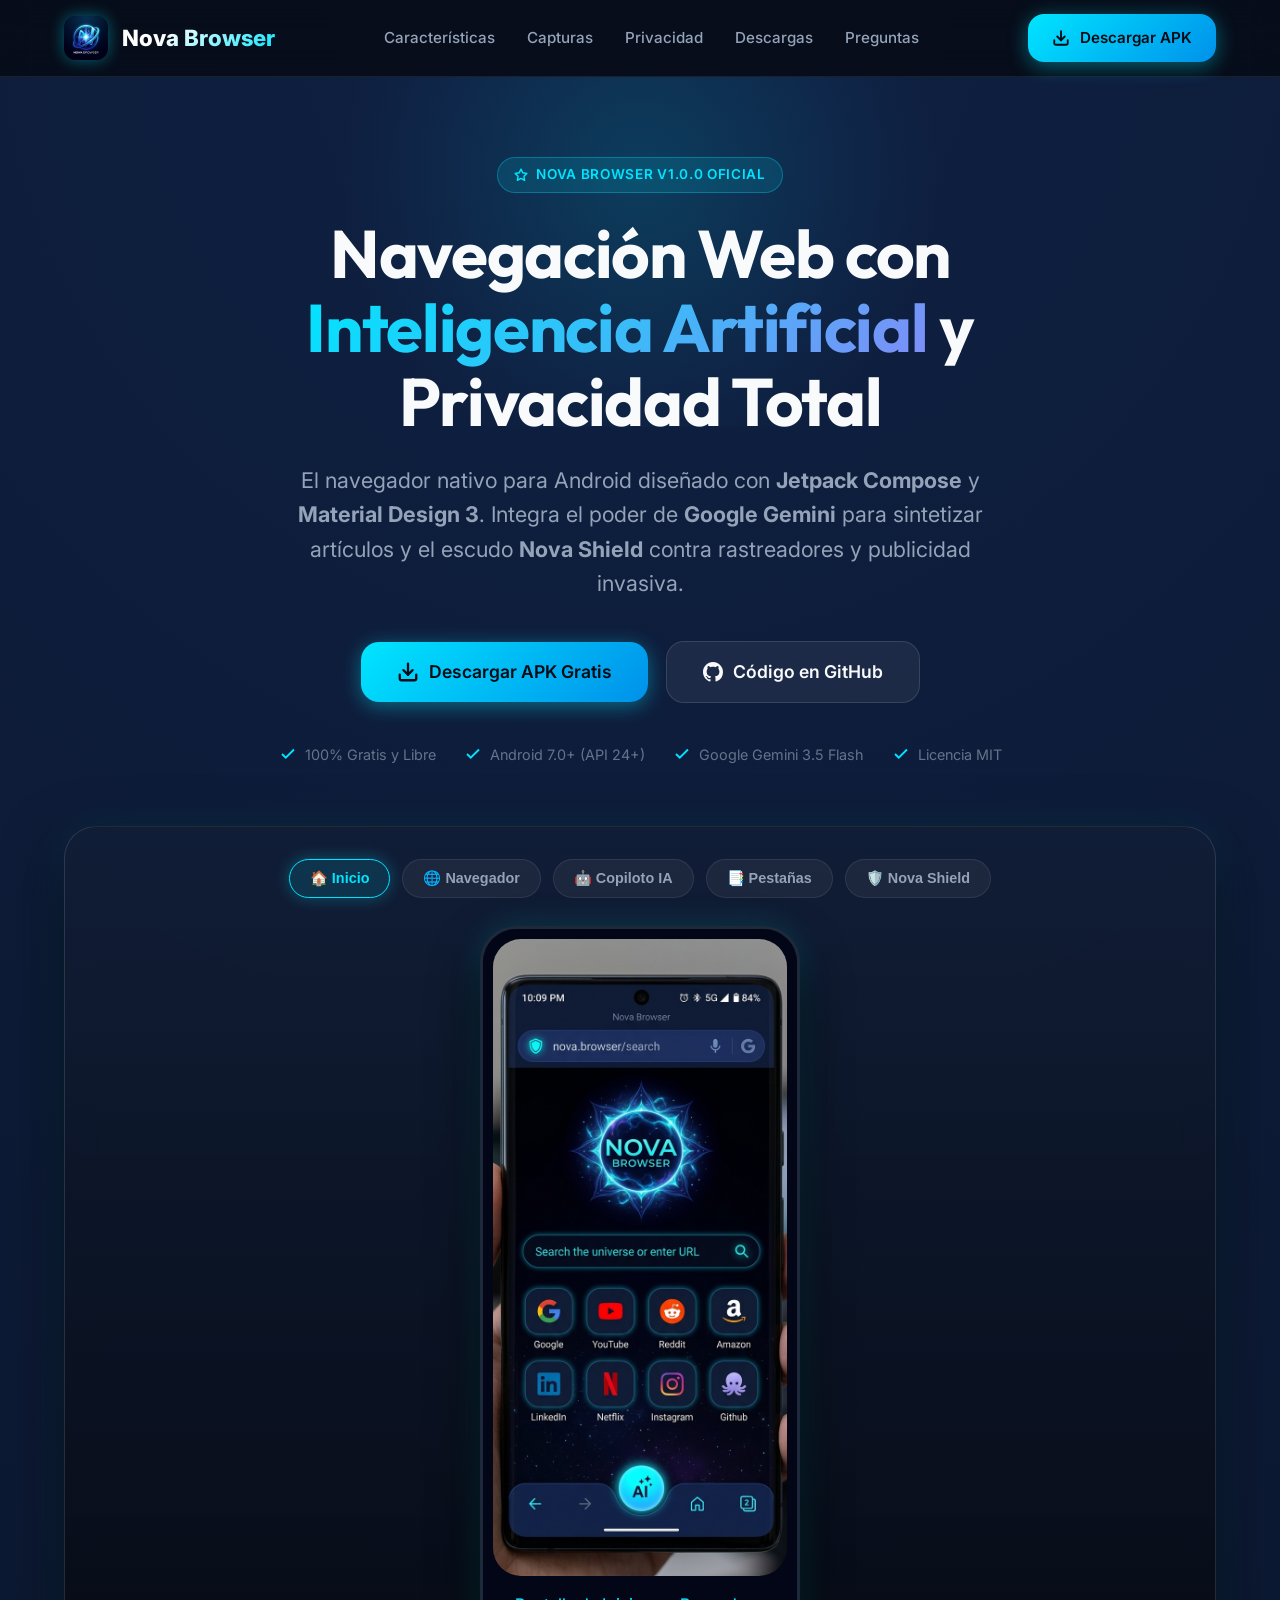
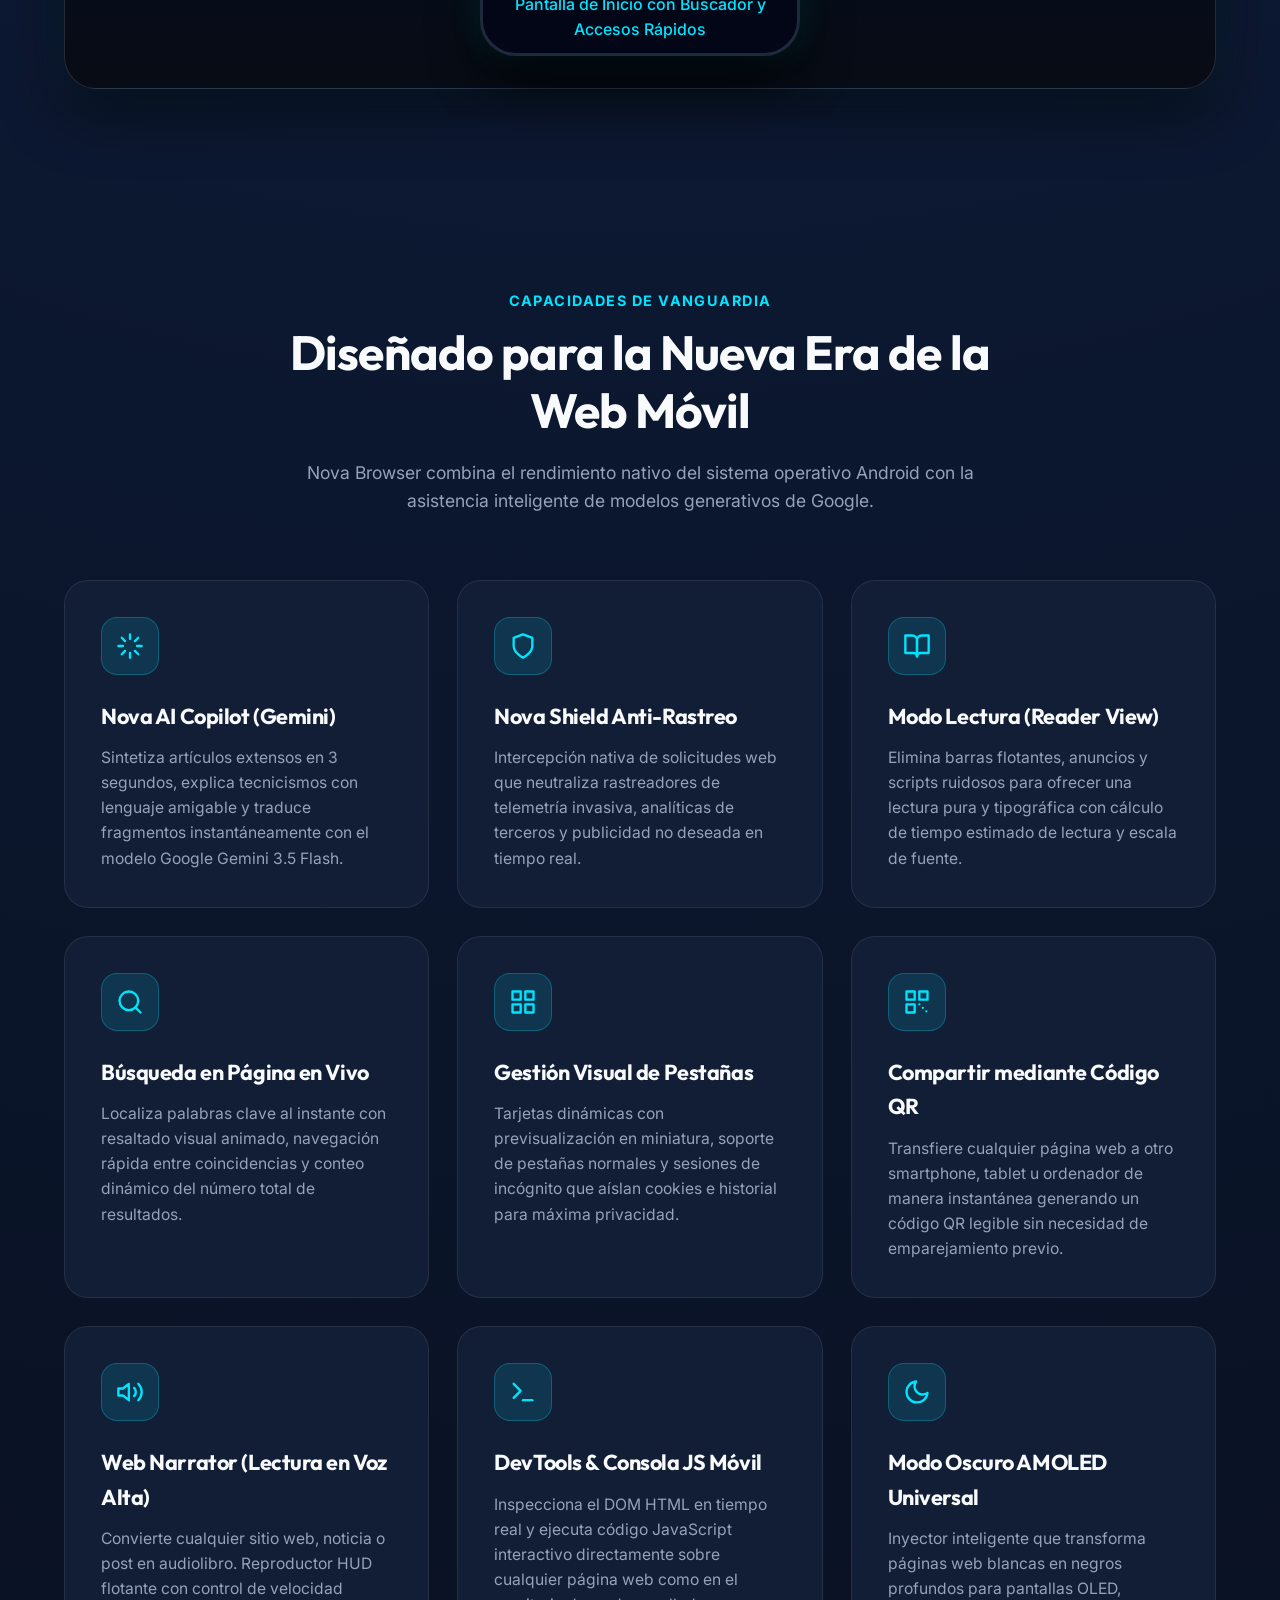
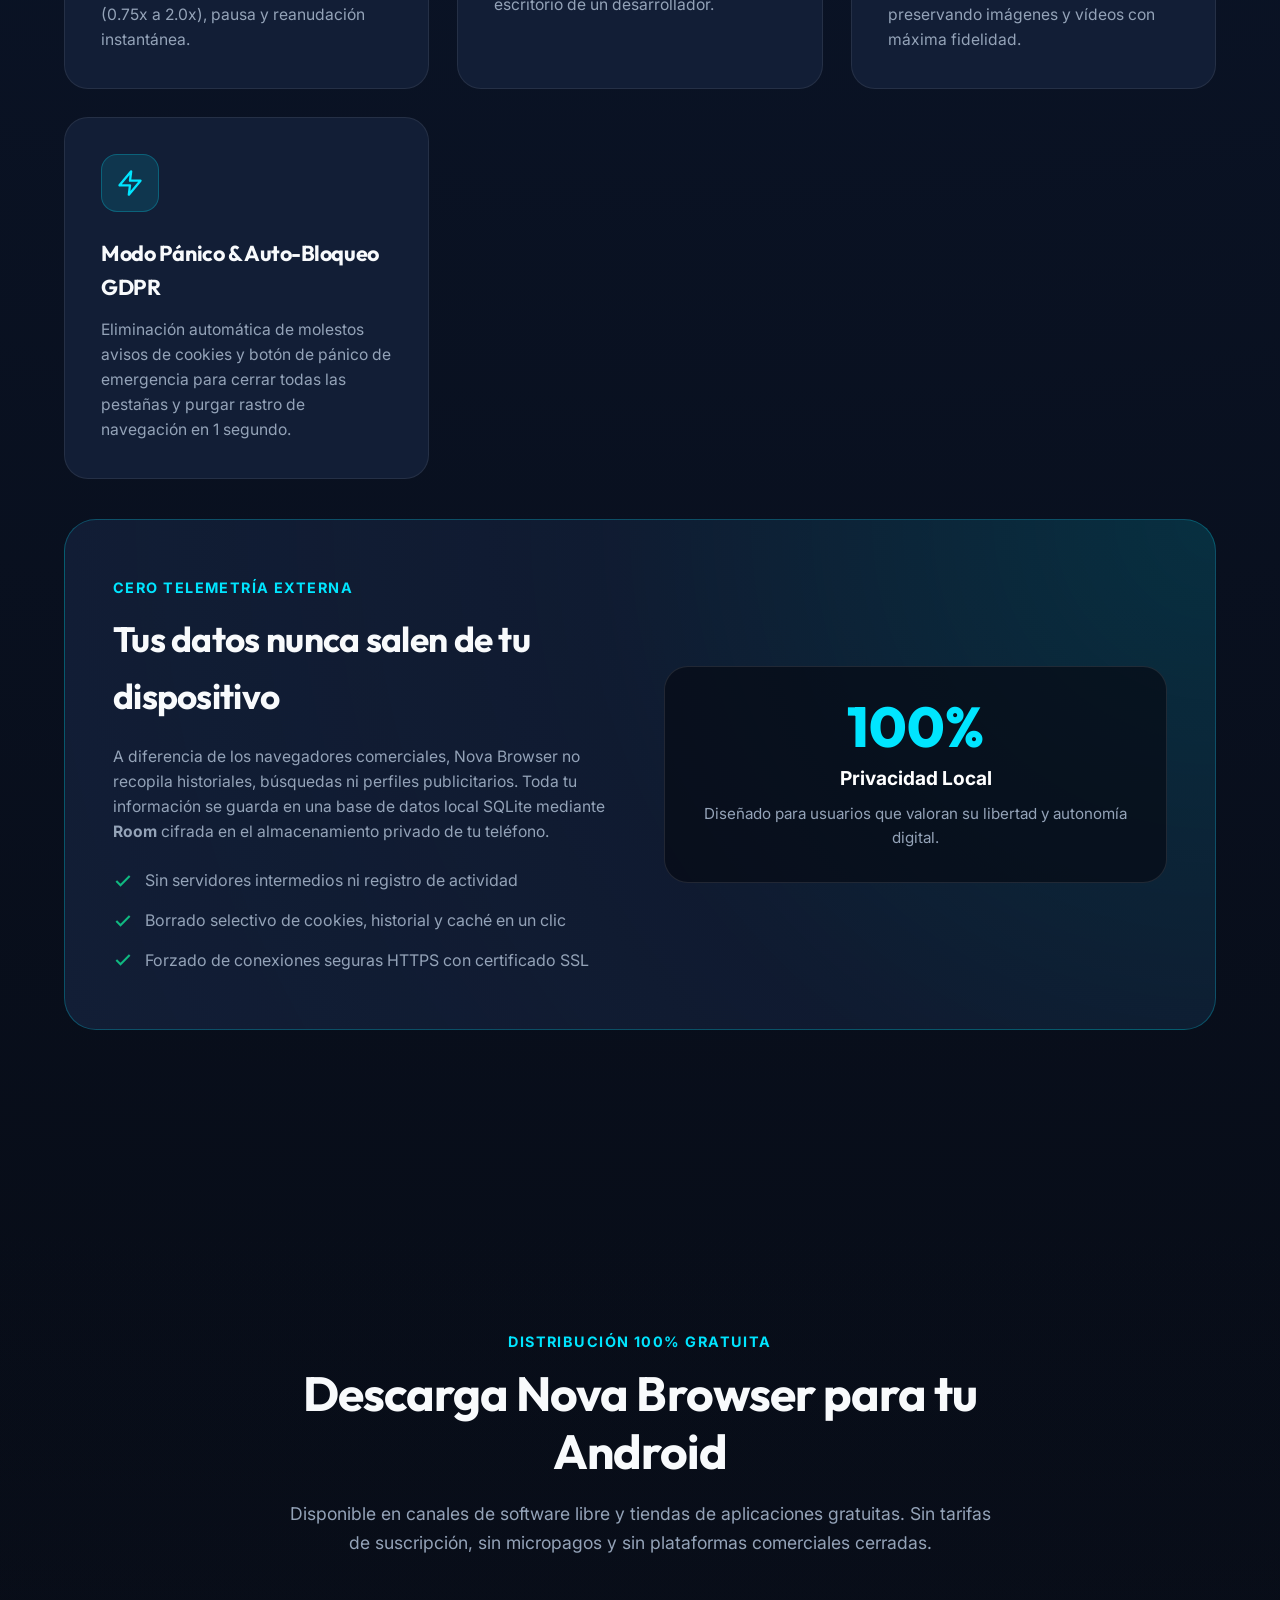
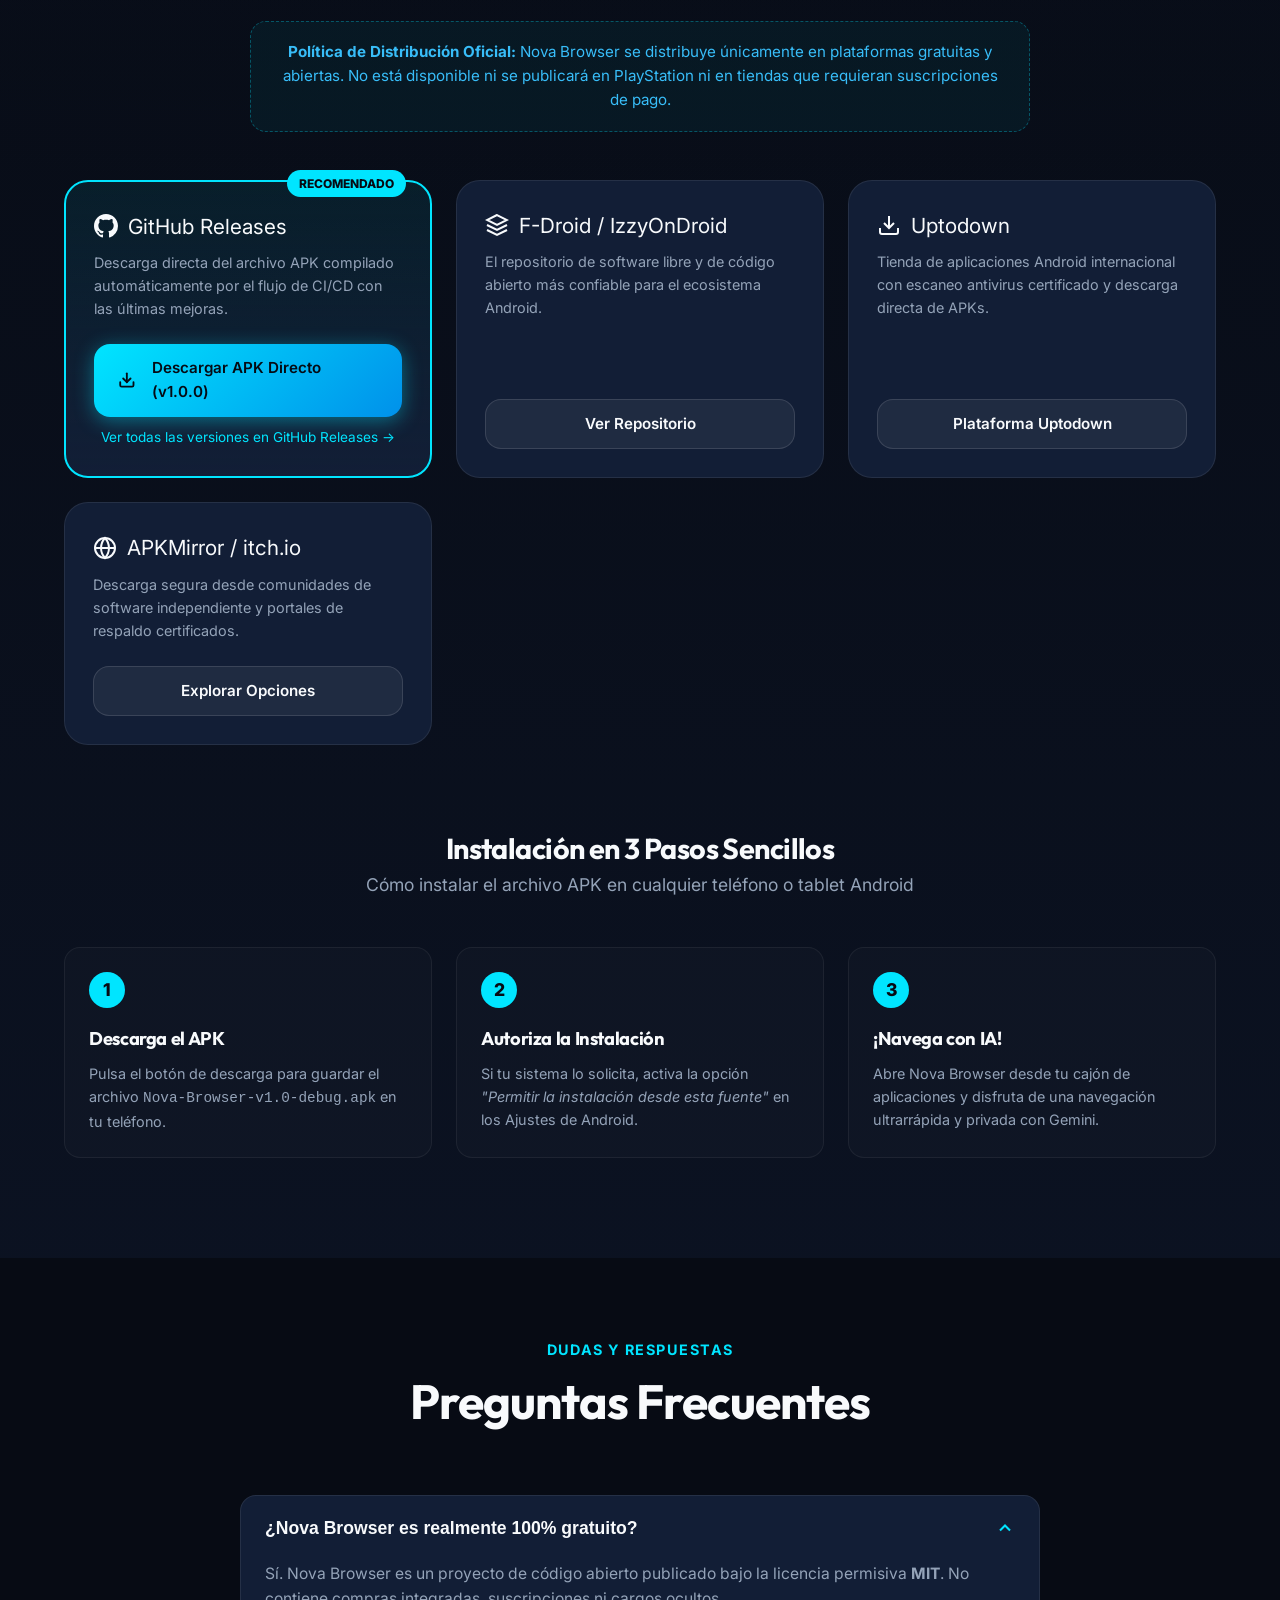
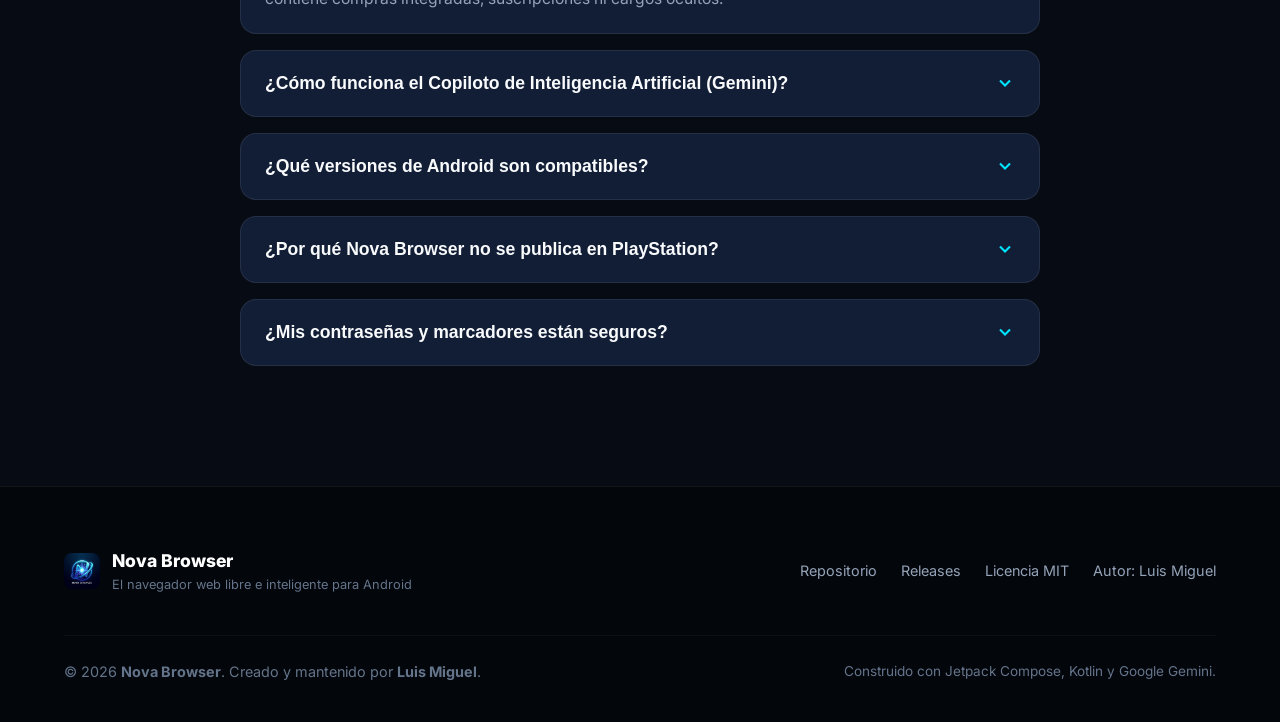
<file: app/src/main/assets/welcome.html>
<!DOCTYPE html>
<html lang="es">
<head>
  <meta charset="UTF-8">
  <meta name="viewport" content="width=device-width, initial-scale=1.0">
  <title>Nova Browser - Navegador Web con IA y Privacidad para Android</title>
  
  <!-- Metadatos SEO y Redes Sociales -->
  <meta name="description" content="Nova Browser es un navegador web moderno, ultrarrápido y seguro para Android, diseñado con Jetpack Compose, Material Design 3 y copiloto de Inteligencia Artificial con Google Gemini.">
  <meta name="keywords" content="Nova Browser, navegador Android, Gemini AI, Jetpack Compose, navegador privado, APK gratis, navegador seguro, open source">
  <meta name="author" content="Luis Miguel">
  <meta name="theme-color" content="#070B14">
  <link rel="canonical" href="https://luismiguel38338-cmd.github.io/XboxLR-Browser/">

  <!-- Open Graph / Facebook -->
  <meta property="og:type" content="website">
  <meta property="og:url" content="https://luismiguel38338-cmd.github.io/XboxLR-Browser/">
  <meta property="og:title" content="Nova Browser - Navegación Web con IA y Privacidad para Android">
  <meta property="og:description" content="Navegador ultrarrápido con Material Design 3, bloqueo anti-rastreo Nova Shield y copiloto Google Gemini. 100% Gratis.">
  <meta property="og:image" content="https://luismiguel38338-cmd.github.io/XboxLR-Browser/assets/nova-browser-logo.png">

  <!-- Twitter -->
  <meta property="twitter:card" content="summary_large_image">
  <meta property="twitter:url" content="https://luismiguel38338-cmd.github.io/XboxLR-Browser/">
  <meta property="twitter:title" content="Nova Browser para Android">
  <meta property="twitter:description" content="Navegador nativo para Android con IA Gemini integrada y escudo de privacidad. Descarga el APK gratis.">
  <meta property="twitter:image" content="https://luismiguel38338-cmd.github.io/XboxLR-Browser/assets/nova-browser-logo.png">

  <link rel="icon" type="image/png" href="assets/nova-browser-logo.png">
  <link rel="apple-touch-icon" href="assets/nova-browser-logo.png">
  <link rel="manifest" href="site.webmanifest">
  
  <!-- Schema.org Datos Estructurados JSON-LD -->
  <script type="application/ld+json">
  {
    "@context": "https://schema.org",
    "@type": "SoftwareApplication",
    "name": "Nova Browser",
    "operatingSystem": "Android 7.0+",
    "applicationCategory": "BrowserApplication",
    "offers": {
      "@type": "Offer",
      "price": "0",
      "priceCurrency": "USD"
    },
    "description": "Navegador web moderno, ultrarrápido y seguro para Android potenciado con Google Gemini AI y escudo Nova Shield.",
    "author": {
      "@type": "Person",
      "name": "Luis Miguel"
    },
    "downloadUrl": "https://github.com/luismiguel38338-cmd/XboxLR-Browser/releases/download/v1.0.0/Nova-Browser-v1.0-debug.apk"
  }
  </script>

  <!-- Google Fonts: Inter & Outfit -->
  <link rel="preconnect" href="https://fonts.googleapis.com">
  <link rel="preconnect" href="https://fonts.gstatic.com" crossorigin>
  <link href="https://fonts.googleapis.com/css2?family=Inter:wght@300;400;500;600;700;800&family=Outfit:wght@500;600;700;800;900&display=swap" rel="stylesheet">

  <style>
    :root {
      --bg-primary: #070B14;
      --bg-secondary: #0D1527;
      --bg-card: #121E36;
      --bg-card-hover: #192848;
      --cyan-electric: #00E5FF;
      --cyan-glow: rgba(0, 229, 255, 0.4);
      --cyan-subtle: rgba(0, 229, 255, 0.12);
      --blue-sapphire: #1E3A8A;
      --blue-accent: #3B82F6;
      --text-main: #F8FAFC;
      --text-muted: #94A3B8;
      --text-dim: #64748B;
      --border-color: #1E293B;
      --border-focus: #00E5FF;
      --green-secure: #10B981;
      --radius-sm: 8px;
      --radius-md: 16px;
      --radius-lg: 24px;
      --radius-xl: 32px;
      --max-width: 1200px;
    }

    * {
      box-sizing: border-box;
      margin: 0;
      padding: 0;
    }

    html {
      scroll-behavior: smooth;
      background-color: var(--bg-primary);
      color: var(--text-main);
      font-family: 'Inter', system-ui, -apple-system, BlinkMacSystemFont, sans-serif;
    }

    body {
      overflow-x: hidden;
      line-height: 1.6;
      background: radial-gradient(circle at 50% 0%, #0F2042 0%, #070B14 70%);
      min-height: 100vh;
    }

    /* Tipografía de Títulos */
    h1, h2, h3, h4, .font-heading {
      font-family: 'Outfit', sans-serif;
      font-weight: 700;
      letter-spacing: -0.02em;
    }

    /* Contenedores */
    .container {
      width: 100%;
      max-width: var(--max-width);
      margin: 0 auto;
      padding: 0 24px;
    }

    /* Barra de Navegación */
    .navbar {
      position: sticky;
      top: 0;
      z-index: 100;
      background: rgba(7, 11, 20, 0.85);
      backdrop-filter: blur(16px);
      -webkit-backdrop-filter: blur(16px);
      border-bottom: 1px solid rgba(255, 255, 255, 0.08);
      transition: all 0.3s ease;
    }

    .nav-container {
      display: flex;
      align-items: center;
      justify-content: space-between;
      height: 76px;
    }

    .nav-brand {
      display: flex;
      align-items: center;
      gap: 14px;
      text-decoration: none;
      color: var(--text-main);
    }

    .nav-logo {
      width: 44px;
      height: 44px;
      border-radius: 12px;
      box-shadow: 0 0 15px var(--cyan-glow);
    }

    .nav-title {
      font-size: 1.4rem;
      font-weight: 800;
      background: linear-gradient(135deg, #FFFFFF 30%, var(--cyan-electric) 100%);
      -webkit-background-clip: text;
      -webkit-text-fill-color: transparent;
    }

    .nav-links {
      display: flex;
      align-items: center;
      gap: 32px;
      list-style: none;
    }

    .nav-link {
      color: var(--text-muted);
      text-decoration: none;
      font-size: 0.95rem;
      font-weight: 500;
      transition: color 0.2s ease;
    }

    .nav-link:hover {
      color: var(--cyan-electric);
    }

    .btn {
      display: inline-flex;
      align-items: center;
      justify-content: center;
      gap: 10px;
      padding: 12px 24px;
      border-radius: var(--radius-md);
      font-size: 0.95rem;
      font-weight: 600;
      text-decoration: none;
      transition: all 0.25s ease;
      cursor: pointer;
      border: none;
    }

    .btn-primary {
      background: linear-gradient(135deg, #00E5FF 0%, #0091EA 100%);
      color: #050B14;
      box-shadow: 0 4px 20px rgba(0, 229, 255, 0.4);
    }

    .btn-primary:hover {
      transform: translateY(-2px);
      box-shadow: 0 6px 28px rgba(0, 229, 255, 0.6);
    }

    .btn-secondary {
      background: rgba(255, 255, 255, 0.06);
      color: var(--text-main);
      border: 1px solid rgba(255, 255, 255, 0.12);
    }

    .btn-secondary:hover {
      background: rgba(255, 255, 255, 0.12);
      border-color: var(--cyan-electric);
      color: var(--cyan-electric);
      transform: translateY(-2px);
    }

    .btn-large {
      padding: 16px 36px;
      font-size: 1.1rem;
      border-radius: 18px;
    }

    /* Sección Hero */
    .hero {
      padding: 80px 0 100px;
      position: relative;
      overflow: hidden;
    }

    .hero-glow-bg {
      position: absolute;
      top: -150px;
      left: 50%;
      transform: translateX(-50%);
      width: 700px;
      height: 500px;
      background: radial-gradient(circle, rgba(0, 229, 255, 0.15) 0%, rgba(14, 165, 233, 0.05) 50%, transparent 70%);
      pointer-events: none;
      z-index: 0;
    }

    .hero-content {
      position: relative;
      z-index: 1;
      text-align: center;
      max-width: 860px;
      margin: 0 auto;
    }

    .badge-pill {
      display: inline-flex;
      align-items: center;
      gap: 8px;
      padding: 6px 16px;
      background: var(--cyan-subtle);
      border: 1px solid rgba(0, 229, 255, 0.3);
      border-radius: 999px;
      font-size: 0.85rem;
      font-weight: 600;
      color: var(--cyan-electric);
      margin-bottom: 24px;
      text-transform: uppercase;
      letter-spacing: 0.05em;
    }

    .hero-title {
      font-size: clamp(2.5rem, 6vw, 4.2rem);
      line-height: 1.1;
      margin-bottom: 24px;
    }

    .hero-title span {
      background: linear-gradient(135deg, #00E5FF 0%, #38BDF8 50%, #818CF8 100%);
      -webkit-background-clip: text;
      -webkit-text-fill-color: transparent;
    }

    .hero-subtitle {
      font-size: clamp(1.1rem, 2vw, 1.35rem);
      color: var(--text-muted);
      line-height: 1.6;
      margin-bottom: 40px;
      max-width: 740px;
      margin-left: auto;
      margin-right: auto;
    }

    .hero-actions {
      display: flex;
      align-items: center;
      justify-content: center;
      gap: 18px;
      flex-wrap: wrap;
      margin-bottom: 40px;
    }

    .hero-info-tags {
      display: flex;
      align-items: center;
      justify-content: center;
      gap: 28px;
      color: var(--text-dim);
      font-size: 0.9rem;
      flex-wrap: wrap;
    }

    .info-tag-item {
      display: flex;
      align-items: center;
      gap: 8px;
    }

    .info-tag-item svg {
      color: var(--cyan-electric);
    }

    /* Mockup Interactivo de Teléfono */
    .hero-showcase {
      margin-top: 60px;
      position: relative;
      z-index: 2;
    }

    .showcase-wrapper {
      background: linear-gradient(180deg, rgba(18, 30, 54, 0.8) 0%, rgba(7, 11, 20, 0.95) 100%);
      border: 1px solid rgba(255, 255, 255, 0.12);
      border-radius: var(--radius-xl);
      padding: 32px 24px;
      box-shadow: 0 20px 60px rgba(0, 0, 0, 0.6), 0 0 40px rgba(0, 229, 255, 0.1);
      backdrop-filter: blur(16px);
    }

    .screen-tabs {
      display: flex;
      justify-content: center;
      gap: 12px;
      flex-wrap: wrap;
      margin-bottom: 28px;
    }

    .screen-tab-btn {
      padding: 10px 20px;
      background: rgba(255, 255, 255, 0.05);
      border: 1px solid rgba(255, 255, 255, 0.08);
      border-radius: 999px;
      color: var(--text-muted);
      font-size: 0.9rem;
      font-weight: 600;
      cursor: pointer;
      transition: all 0.2s ease;
      display: flex;
      align-items: center;
      gap: 8px;
    }

    .screen-tab-btn:hover {
      background: rgba(255, 255, 255, 0.1);
      color: var(--text-main);
    }

    .screen-tab-btn.active {
      background: var(--cyan-subtle);
      border-color: var(--cyan-electric);
      color: var(--cyan-electric);
      box-shadow: 0 0 16px rgba(0, 229, 255, 0.3);
    }

    .mockup-display {
      display: flex;
      justify-content: center;
      align-items: center;
      min-height: 480px;
    }

    .phone-container {
      width: 100%;
      max-width: 320px;
      border-radius: 36px;
      padding: 10px;
      background: #020617;
      border: 3px solid #1E293B;
      box-shadow: 0 24px 48px rgba(0, 0, 0, 0.8), 0 0 30px rgba(0, 229, 255, 0.2);
      position: relative;
    }

    .phone-screen {
      width: 100%;
      border-radius: 28px;
      overflow: hidden;
      display: block;
      background: #000;
      aspect-ratio: 9 / 19.5;
      object-fit: cover;
      transition: opacity 0.3s ease;
    }

    .phone-caption {
      text-align: center;
      margin-top: 16px;
      font-size: 1rem;
      color: var(--cyan-electric);
      font-weight: 500;
    }

    /* Sección de Características */
    .features-section {
      padding: 100px 0;
      position: relative;
    }

    .section-header {
      text-align: center;
      max-width: 720px;
      margin: 0 auto 64px;
    }

    .section-tag {
      color: var(--cyan-electric);
      font-size: 0.9rem;
      font-weight: 700;
      text-transform: uppercase;
      letter-spacing: 0.1em;
      margin-bottom: 12px;
      display: block;
    }

    .section-title {
      font-size: clamp(2rem, 4vw, 3rem);
      margin-bottom: 20px;
      line-height: 1.2;
    }

    .section-description {
      font-size: 1.1rem;
      color: var(--text-muted);
    }

    .features-grid {
      display: grid;
      grid-template-columns: repeat(auto-fit, minmax(340px, 1fr));
      gap: 28px;
    }

    .feature-card {
      background: var(--bg-card);
      border: 1px solid rgba(255, 255, 255, 0.08);
      border-radius: var(--radius-lg);
      padding: 36px;
      transition: all 0.3s ease;
      position: relative;
      overflow: hidden;
    }

    .feature-card::before {
      content: '';
      position: absolute;
      top: 0;
      left: 0;
      right: 0;
      height: 3px;
      background: linear-gradient(90deg, transparent, var(--cyan-electric), transparent);
      opacity: 0;
      transition: opacity 0.3s ease;
    }

    .feature-card:hover {
      transform: translateY(-6px);
      background: var(--bg-card-hover);
      border-color: rgba(0, 229, 255, 0.3);
      box-shadow: 0 16px 36px rgba(0, 0, 0, 0.4), 0 0 20px rgba(0, 229, 255, 0.15);
    }

    .feature-card:hover::before {
      opacity: 1;
    }

    .feature-icon-box {
      width: 58px;
      height: 58px;
      border-radius: 16px;
      background: var(--cyan-subtle);
      border: 1px solid rgba(0, 229, 255, 0.25);
      display: flex;
      align-items: center;
      justify-content: center;
      color: var(--cyan-electric);
      margin-bottom: 24px;
    }

    .feature-title {
      font-size: 1.35rem;
      margin-bottom: 12px;
    }

    .feature-desc {
      color: var(--text-muted);
      font-size: 0.98rem;
      line-height: 1.6;
    }

    /* Sección de Privacidad Nova Shield */
    .shield-banner {
      background: radial-gradient(circle at 100% 0%, rgba(0, 229, 255, 0.15) 0%, rgba(18, 30, 54, 0.8) 50%, var(--bg-card) 100%);
      border: 1px solid rgba(0, 229, 255, 0.25);
      border-radius: var(--radius-xl);
      padding: 56px 48px;
      margin: 40px 0 100px;
      display: grid;
      grid-template-columns: 1fr 1fr;
      gap: 48px;
      align-items: center;
    }

    .shield-content h3 {
      font-size: 2.2rem;
      margin-bottom: 20px;
      color: var(--text-main);
    }

    .shield-list {
      list-style: none;
      margin-top: 24px;
      display: flex;
      flex-direction: column;
      gap: 14px;
    }

    .shield-item {
      display: flex;
      align-items: center;
      gap: 12px;
      color: var(--text-muted);
      font-size: 1rem;
    }

    .shield-item svg {
      color: var(--green-secure);
      flex-shrink: 0;
    }

    .shield-stat-box {
      background: rgba(7, 11, 20, 0.7);
      border: 1px solid rgba(255, 255, 255, 0.1);
      border-radius: var(--radius-lg);
      padding: 32px;
      text-align: center;
    }

    .shield-stat-num {
      font-size: 3.5rem;
      font-weight: 800;
      color: var(--cyan-electric);
      font-family: 'Outfit', sans-serif;
      line-height: 1;
      margin-bottom: 8px;
    }

    /* Sección de Distribución Gratuita */
    .download-section {
      padding: 100px 0;
      background: linear-gradient(180deg, transparent 0%, rgba(13, 21, 39, 0.7) 100%);
    }

    .distribution-notice {
      background: rgba(0, 229, 255, 0.05);
      border: 1px dashed rgba(0, 229, 255, 0.3);
      border-radius: var(--radius-md);
      padding: 18px 24px;
      text-align: center;
      max-width: 780px;
      margin: 0 auto 48px;
      color: #38BDF8;
      font-size: 0.95rem;
    }

    .download-cards {
      display: grid;
      grid-template-columns: repeat(auto-fit, minmax(280px, 1fr));
      gap: 24px;
    }

    .download-card {
      background: var(--bg-card);
      border: 1px solid rgba(255, 255, 255, 0.08);
      border-radius: var(--radius-lg);
      padding: 28px;
      display: flex;
      flex-direction: column;
      justify-content: space-between;
      transition: all 0.25s ease;
    }

    .download-card:hover {
      border-color: var(--cyan-electric);
      transform: translateY(-4px);
      box-shadow: 0 12px 28px rgba(0, 0, 0, 0.5);
    }

    .download-card-featured {
      border: 2px solid var(--cyan-electric);
      background: linear-gradient(180deg, rgba(0, 229, 255, 0.08) 0%, var(--bg-card) 100%);
      position: relative;
    }

    .featured-tag {
      position: absolute;
      top: -12px;
      right: 24px;
      background: var(--cyan-electric);
      color: #070B14;
      font-size: 0.75rem;
      font-weight: 800;
      text-transform: uppercase;
      padding: 4px 12px;
      border-radius: 999px;
    }

    .download-platform-name {
      font-size: 1.3rem;
      margin-bottom: 8px;
      display: flex;
      align-items: center;
      gap: 10px;
    }

    .download-platform-desc {
      color: var(--text-muted);
      font-size: 0.9rem;
      margin-bottom: 24px;
    }

    /* Guía de Instalación */
    .install-steps {
      display: grid;
      grid-template-columns: repeat(auto-fit, minmax(260px, 1fr));
      gap: 24px;
      margin-top: 48px;
    }

    .step-card {
      background: rgba(255, 255, 255, 0.02);
      border: 1px solid rgba(255, 255, 255, 0.06);
      border-radius: var(--radius-md);
      padding: 24px;
      position: relative;
    }

    .step-num {
      width: 36px;
      height: 36px;
      border-radius: 50%;
      background: var(--cyan-electric);
      color: #070B14;
      font-weight: 800;
      display: flex;
      align-items: center;
      justify-content: center;
      margin-bottom: 16px;
      font-size: 1.1rem;
    }

    .step-title {
      font-size: 1.15rem;
      margin-bottom: 8px;
    }

    .step-desc {
      font-size: 0.9rem;
      color: var(--text-muted);
    }

    /* Preguntas Frecuentes (FAQ) */
    .faq-section {
      padding: 80px 0 120px;
    }

    .faq-list {
      max-width: 800px;
      margin: 0 auto;
      display: flex;
      flex-direction: column;
      gap: 16px;
    }

    .faq-item {
      background: var(--bg-card);
      border: 1px solid rgba(255, 255, 255, 0.08);
      border-radius: var(--radius-md);
      overflow: hidden;
      transition: all 0.2s ease;
    }

    .faq-question {
      padding: 22px 24px;
      width: 100%;
      text-align: left;
      background: none;
      border: none;
      color: var(--text-main);
      font-size: 1.1rem;
      font-weight: 600;
      cursor: pointer;
      display: flex;
      align-items: center;
      justify-content: space-between;
      gap: 16px;
    }

    .faq-icon {
      transition: transform 0.3s ease;
      color: var(--cyan-electric);
    }

    .faq-item.active .faq-icon {
      transform: rotate(180deg);
    }

    .faq-answer {
      padding: 0 24px 22px;
      color: var(--text-muted);
      font-size: 0.98rem;
      line-height: 1.6;
      display: none;
    }

    .faq-item.active .faq-answer {
      display: block;
    }

    /* Footer */
    .footer {
      background: #03060B;
      border-top: 1px solid rgba(255, 255, 255, 0.06);
      padding: 60px 0 40px;
      color: var(--text-dim);
      font-size: 0.9rem;
    }

    .footer-content {
      display: flex;
      justify-content: space-between;
      align-items: center;
      flex-wrap: wrap;
      gap: 32px;
      margin-bottom: 40px;
    }

    .footer-brand {
      display: flex;
      align-items: center;
      gap: 12px;
    }

    .footer-links {
      display: flex;
      gap: 24px;
      list-style: none;
    }

    .footer-links a {
      color: var(--text-muted);
      text-decoration: none;
      transition: color 0.2s ease;
    }

    .footer-links a:hover {
      color: var(--cyan-electric);
    }

    .footer-bottom {
      border-top: 1px solid rgba(255, 255, 255, 0.04);
      padding-top: 24px;
      display: flex;
      justify-content: space-between;
      align-items: center;
      flex-wrap: wrap;
      gap: 16px;
    }

    /* Responsive */
    @media (max-width: 900px) {
      .shield-banner {
        grid-template-columns: 1fr;
        padding: 36px 24px;
      }

      .nav-links {
        display: none;
      }
    }

    @media (max-width: 640px) {
      .hero-title {
        font-size: 2.3rem;
      }
      .hero-actions {
        flex-direction: column;
        width: 100%;
      }
      .btn-large {
        width: 100%;
      }
      .features-grid {
        grid-template-columns: 1fr;
      }
    }
  </style>
</head>
<body>

  <!-- Barra de Navegación -->
  <nav class="navbar">
    <div class="container nav-container">
      <a href="#" class="nav-brand">
        <img src="assets/nova-browser-logo.png" alt="Nova Browser Logo" class="nav-logo">
        <span class="nav-title">Nova Browser</span>
      </a>
      <ul class="nav-links">
        <li><a href="#caracteristicas" class="nav-link">Características</a></li>
        <li><a href="#capturas" class="nav-link">Capturas</a></li>
        <li><a href="#privacidad" class="nav-link">Privacidad</a></li>
        <li><a href="#descarga" class="nav-link">Descargas</a></li>
        <li><a href="#faq" class="nav-link">Preguntas</a></li>
      </ul>
      <div>
        <a href="https://github.com/luismiguel38338-cmd/XboxLR-Browser/releases/download/v1.0.0/Nova-Browser-v1.0-debug.apk" class="btn btn-primary">
          <svg width="18" height="18" viewBox="0 0 24 24" fill="none" stroke="currentColor" stroke-width="2.5" stroke-linecap="round" stroke-linejoin="round">
            <path d="M21 15v4a2 2 0 0 1-2 2H5a2 2 0 0 1-2-2v-4"></path>
            <polyline points="7 10 12 15 17 10"></polyline>
            <line x1="12" y1="15" x2="12" y2="3"></line>
          </svg>
          Descargar APK
        </a>
      </div>
    </div>
  </nav>

  <!-- Sección Hero -->
  <section class="hero">
    <div class="hero-glow-bg"></div>
    <div class="container">
      <div class="hero-content">
        <div class="badge-pill">
          <svg width="14" height="14" viewBox="0 0 24 24" fill="none" stroke="currentColor" stroke-width="2.5" stroke-linecap="round" stroke-linejoin="round">
            <polygon points="12 2 15.09 8.26 22 9.27 17 14.14 18.18 21.02 12 17.77 5.82 21.02 7 14.14 2 9.27 8.91 8.26 12 2"></polygon>
          </svg>
          Nova Browser v1.0.0 Oficial
        </div>
        <h1 class="hero-title">
          Navegación Web con <span>Inteligencia Artificial</span> y Privacidad Total
        </h1>
        <p class="hero-subtitle">
          El navegador nativo para Android diseñado con <b>Jetpack Compose</b> y <b>Material Design 3</b>. Integra el poder de <b>Google Gemini</b> para sintetizar artículos y el escudo <b>Nova Shield</b> contra rastreadores y publicidad invasiva.
        </p>
        <div class="hero-actions">
          <a href="https://github.com/luismiguel38338-cmd/XboxLR-Browser/releases/download/v1.0.0/Nova-Browser-v1.0-debug.apk" class="btn btn-primary btn-large">
            <svg width="22" height="22" viewBox="0 0 24 24" fill="none" stroke="currentColor" stroke-width="2.5" stroke-linecap="round" stroke-linejoin="round">
              <path d="M21 15v4a2 2 0 0 1-2 2H5a2 2 0 0 1-2-2v-4"></path>
              <polyline points="7 10 12 15 17 10"></polyline>
              <line x1="12" y1="15" x2="12" y2="3"></line>
            </svg>
            Descargar APK Gratis
          </a>
          <a href="https://github.com/luismiguel38338-cmd/XboxLR-Browser" target="_blank" rel="noopener noreferrer" class="btn btn-secondary btn-large">
            <svg width="20" height="20" viewBox="0 0 24 24" fill="currentColor">
              <path d="M12 0C5.37 0 0 5.37 0 12c0 5.31 3.435 9.795 8.205 11.385.6.105.825-.255.825-.57 0-.285-.015-1.23-.015-2.235-3.015.555-3.795-.735-4.035-1.41-.135-.345-.72-1.41-1.23-1.695-.42-.225-1.02-.78-.015-.795.945-.015 1.62.87 1.845 1.23 1.08 1.815 2.805 1.305 3.495.99.105-.78.42-1.305.765-1.605-2.67-.3-5.46-1.335-5.46-5.925 0-1.305.465-2.385 1.23-3.225-.12-.3-.54-1.53.12-3.18 0 0 1.005-.315 3.3 1.23.96-.27 1.98-.405 3-.405s2.04.135 3 .405c2.295-1.56 3.3-1.23 3.3-1.23.66 1.65.24 2.88.12 3.18.765.84 1.23 1.905 1.23 3.225 0 4.605-2.805 5.625-5.475 5.925.435.375.81 1.095.81 2.22 0 1.605-.015 2.895-.015 3.3 0 .315.225.69.825.57A12.02 12.02 0 0024 12c0-6.63-5.37-12-12-12z"/>
            </svg>
            Código en GitHub
          </a>
        </div>
        <div class="hero-info-tags">
          <div class="info-tag-item">
            <svg width="18" height="18" viewBox="0 0 24 24" fill="none" stroke="currentColor" stroke-width="2.5"><polyline points="20 6 9 17 4 12"></polyline></svg>
            100% Gratis y Libre
          </div>
          <div class="info-tag-item">
            <svg width="18" height="18" viewBox="0 0 24 24" fill="none" stroke="currentColor" stroke-width="2.5"><polyline points="20 6 9 17 4 12"></polyline></svg>
            Android 7.0+ (API 24+)
          </div>
          <div class="info-tag-item">
            <svg width="18" height="18" viewBox="0 0 24 24" fill="none" stroke="currentColor" stroke-width="2.5"><polyline points="20 6 9 17 4 12"></polyline></svg>
            Google Gemini 3.5 Flash
          </div>
          <div class="info-tag-item">
            <svg width="18" height="18" viewBox="0 0 24 24" fill="none" stroke="currentColor" stroke-width="2.5"><polyline points="20 6 9 17 4 12"></polyline></svg>
            Licencia MIT
          </div>
        </div>
      </div>

      <!-- Mockup Interactivo -->
      <div class="hero-showcase" id="capturas">
        <div class="showcase-wrapper">
          <div class="screen-tabs">
            <button class="screen-tab-btn active" onclick="switchScreen('home', 'Pantalla de Inicio con Buscador y Accesos Rápidos')">
              🏠 Inicio
            </button>
            <button class="screen-tab-btn" onclick="switchScreen('browser', 'Navegación Activa con SSL y Escudo')">
              🌐 Navegador
            </button>
            <button class="screen-tab-btn" onclick="switchScreen('ai', 'Nova AI Copilot impulsado por Gemini')">
              🤖 Copiloto IA
            </button>
            <button class="screen-tab-btn" onclick="switchScreen('tabs', 'Gestor de Pestañas e Incógnito')">
              📑 Pestañas
            </button>
            <button class="screen-tab-btn" onclick="switchScreen('settings', 'Ajustes y Escudo Nova Shield')">
              🛡️ Nova Shield
            </button>
          </div>

          <div class="mockup-display">
            <div class="phone-container">
              <img id="active-phone-img" class="phone-screen" src="assets/screenshots/home.png" alt="Captura de pantalla de Nova Browser">
              <div id="active-phone-caption" class="phone-caption">Pantalla de Inicio con Buscador y Accesos Rápidos</div>
            </div>
          </div>
        </div>
      </div>

    </div>
  </section>

  <!-- Características Destacadas -->
  <section class="features-section" id="caracteristicas">
    <div class="container">
      <div class="section-header">
        <span class="section-tag">Capacidades de Vanguardia</span>
        <h2 class="section-title">Diseñado para la Nueva Era de la Web Móvil</h2>
        <p class="section-description">
          Nova Browser combina el rendimiento nativo del sistema operativo Android con la asistencia inteligente de modelos generativos de Google.
        </p>
      </div>

      <div class="features-grid">
        <!-- Tarjeta 1: Nova AI -->
        <div class="feature-card">
          <div class="feature-icon-box">
            <svg width="28" height="28" viewBox="0 0 24 24" fill="none" stroke="currentColor" stroke-width="2" stroke-linecap="round" stroke-linejoin="round">
              <path d="M12 2v4M12 18v4M4.93 4.93l2.83 2.83M16.24 16.24l2.83 2.83M2 12h4M18 12h4M4.93 19.07l2.83-2.83M16.24 7.76l2.83-2.83"></path>
            </svg>
          </div>
          <h3 class="feature-title">Nova AI Copilot (Gemini)</h3>
          <p class="feature-desc">
            Sintetiza artículos extensos en 3 segundos, explica tecnicismos con lenguaje amigable y traduce fragmentos instantáneamente con el modelo Google Gemini 3.5 Flash.
          </p>
        </div>

        <!-- Tarjeta 2: Nova Shield -->
        <div class="feature-card">
          <div class="feature-icon-box">
            <svg width="28" height="28" viewBox="0 0 24 24" fill="none" stroke="currentColor" stroke-width="2" stroke-linecap="round" stroke-linejoin="round">
              <path d="M12 22s8-4 8-10V5l-8-3-8 3v7c0 6 8 10 8 10z"></path>
            </svg>
          </div>
          <h3 class="feature-title">Nova Shield Anti-Rastreo</h3>
          <p class="feature-desc">
            Intercepción nativa de solicitudes web que neutraliza rastreadores de telemetría invasiva, analíticas de terceros y publicidad no deseada en tiempo real.
          </p>
        </div>

        <!-- Tarjeta 3: Modo Lectura -->
        <div class="feature-card">
          <div class="feature-icon-box">
            <svg width="28" height="28" viewBox="0 0 24 24" fill="none" stroke="currentColor" stroke-width="2" stroke-linecap="round" stroke-linejoin="round">
              <path d="M2 3h6a4 4 0 0 1 4 4v14a3 3 0 0 0-3-3H2z"></path>
              <path d="M22 3h-6a4 4 0 0 0-4 4v14a3 3 0 0 1 3-3h7z"></path>
            </svg>
          </div>
          <h3 class="feature-title">Modo Lectura (Reader View)</h3>
          <p class="feature-desc">
            Elimina barras flotantes, anuncios y scripts ruidosos para ofrecer una lectura pura y tipográfica con cálculo de tiempo estimado de lectura y escala de fuente.
          </p>
        </div>

        <!-- Tarjeta 4: Búsqueda en Página -->
        <div class="feature-card">
          <div class="feature-icon-box">
            <svg width="28" height="28" viewBox="0 0 24 24" fill="none" stroke="currentColor" stroke-width="2" stroke-linecap="round" stroke-linejoin="round">
              <circle cx="11" cy="11" r="8"></circle>
              <line x1="21" y1="21" x2="16.65" y2="16.65"></line>
            </svg>
          </div>
          <h3 class="feature-title">Búsqueda en Página en Vivo</h3>
          <p class="feature-desc">
            Localiza palabras clave al instante con resaltado visual animado, navegación rápida entre coincidencias y conteo dinámico del número total de resultados.
          </p>
        </div>

        <!-- Tarjeta 5: Multitarea e Incógnito -->
        <div class="feature-card">
          <div class="feature-icon-box">
            <svg width="28" height="28" viewBox="0 0 24 24" fill="none" stroke="currentColor" stroke-width="2" stroke-linecap="round" stroke-linejoin="round">
              <rect x="3" y="3" width="7" height="7"></rect>
              <rect x="14" y="3" width="7" height="7"></rect>
              <rect x="14" y="14" width="7" height="7"></rect>
              <rect x="3" y="14" width="7" height="7"></rect>
            </svg>
          </div>
          <h3 class="feature-title">Gestión Visual de Pestañas</h3>
          <p class="feature-desc">
            Tarjetas dinámicas con previsualización en miniatura, soporte de pestañas normales y sesiones de incógnito que aíslan cookies e historial para máxima privacidad.
          </p>
        </div>

        <!-- Tarjeta 6: Compartir con QR -->
        <div class="feature-card">
          <div class="feature-icon-box">
            <svg width="28" height="28" viewBox="0 0 24 24" fill="none" stroke="currentColor" stroke-width="2" stroke-linecap="round" stroke-linejoin="round">
              <rect x="3" y="3" width="7" height="7"></rect>
              <rect x="14" y="3" width="7" height="7"></rect>
              <rect x="3" y="14" width="7" height="7"></rect>
              <line x1="14" y1="14" x2="14" y2="14.01"></line>
              <line x1="17" y1="17" x2="17" y2="17.01"></line>
              <line x1="20" y1="20" x2="20" y2="20.01"></line>
            </svg>
          </div>
          <h3 class="feature-title">Compartir mediante Código QR</h3>
          <p class="feature-desc">
            Transfiere cualquier página web a otro smartphone, tablet u ordenador de manera instantánea generando un código QR legible sin necesidad de emparejamiento previo.
          </p>
        </div>

        <!-- Tarjeta 7: Web Narrator TTS -->
        <div class="feature-card">
          <div class="feature-icon-box">
            <svg width="28" height="28" viewBox="0 0 24 24" fill="none" stroke="currentColor" stroke-width="2" stroke-linecap="round" stroke-linejoin="round">
              <polygon points="11 5 6 9 2 9 2 15 6 15 11 19 11 5"></polygon>
              <path d="M19.07 4.93a10 10 0 0 1 0 14.14M15.54 8.46a5 5 0 0 1 0 7.07"></path>
            </svg>
          </div>
          <h3 class="feature-title">Web Narrator (Lectura en Voz Alta)</h3>
          <p class="feature-desc">
            Convierte cualquier sitio web, noticia o post en audiolibro. Reproductor HUD flotante con control de velocidad (0.75x a 2.0x), pausa y reanudación instantánea.
          </p>
        </div>

        <!-- Tarjeta 8: DevTools e Inspector Móvil -->
        <div class="feature-card">
          <div class="feature-icon-box">
            <svg width="28" height="28" viewBox="0 0 24 24" fill="none" stroke="currentColor" stroke-width="2" stroke-linecap="round" stroke-linejoin="round">
              <polyline points="4 17 10 11 4 5"></polyline>
              <line x1="12" y1="19" x2="20" y2="19"></line>
            </svg>
          </div>
          <h3 class="feature-title">DevTools & Consola JS Móvil</h3>
          <p class="feature-desc">
            Inspecciona el DOM HTML en tiempo real y ejecuta código JavaScript interactivo directamente sobre cualquier página web como en el escritorio de un desarrollador.
          </p>
        </div>

        <!-- Tarjeta 9: Modo Oscuro AMOLED Universal -->
        <div class="feature-card">
          <div class="feature-icon-box">
            <svg width="28" height="28" viewBox="0 0 24 24" fill="none" stroke="currentColor" stroke-width="2" stroke-linecap="round" stroke-linejoin="round">
              <path d="M21 12.79A9 9 0 1 1 11.21 3 7 7 0 0 0 21 12.79z"></path>
            </svg>
          </div>
          <h3 class="feature-title">Modo Oscuro AMOLED Universal</h3>
          <p class="feature-desc">
            Inyector inteligente que transforma páginas web blancas en negros profundos para pantallas OLED, preservando imágenes y vídeos con máxima fidelidad.
          </p>
        </div>

        <!-- Tarjeta 10: Bloqueador de Cookies & Modo Pánico -->
        <div class="feature-card">
          <div class="feature-icon-box">
            <svg width="28" height="28" viewBox="0 0 24 24" fill="none" stroke="currentColor" stroke-width="2" stroke-linecap="round" stroke-linejoin="round">
              <polygon points="13 2 3 14 12 14 11 22 21 10 12 10 13 2"></polygon>
            </svg>
          </div>
          <h3 class="feature-title">Modo Pánico & Auto-Bloqueo GDPR</h3>
          <p class="feature-desc">
            Eliminación automática de molestos avisos de cookies y botón de pánico de emergencia para cerrar todas las pestañas y purgar rastro de navegación en 1 segundo.
          </p>
        </div>
      </div>

      <!-- Banner de Privacidad -->
      <div class="shield-banner" id="privacidad">
        <div class="shield-content">
          <span class="section-tag">Cero Telemetría Externa</span>
          <h3>Tus datos nunca salen de tu dispositivo</h3>
          <p class="feature-desc">
            A diferencia de los navegadores comerciales, Nova Browser no recopila historiales, búsquedas ni perfiles publicitarios. Toda tu información se guarda en una base de datos local SQLite mediante <b>Room</b> cifrada en el almacenamiento privado de tu teléfono.
          </p>
          <ul class="shield-list">
            <li class="shield-item">
              <svg width="20" height="20" viewBox="0 0 24 24" fill="none" stroke="currentColor" stroke-width="2.5"><polyline points="20 6 9 17 4 12"></polyline></svg>
              Sin servidores intermedios ni registro de actividad
            </li>
            <li class="shield-item">
              <svg width="20" height="20" viewBox="0 0 24 24" fill="none" stroke="currentColor" stroke-width="2.5"><polyline points="20 6 9 17 4 12"></polyline></svg>
              Borrado selectivo de cookies, historial y caché en un clic
            </li>
            <li class="shield-item">
              <svg width="20" height="20" viewBox="0 0 24 24" fill="none" stroke="currentColor" stroke-width="2.5"><polyline points="20 6 9 17 4 12"></polyline></svg>
              Forzado de conexiones seguras HTTPS con certificado SSL
            </li>
          </ul>
        </div>

        <div class="shield-stat-box">
          <div class="shield-stat-num">100%</div>
          <p style="font-size: 1.2rem; font-weight: 700; color: #FFFFFF; margin-bottom: 8px;">Privacidad Local</p>
          <p style="color: var(--text-muted); font-size: 0.95rem;">
            Diseñado para usuarios que valoran su libertad y autonomía digital.
          </p>
        </div>
      </div>

    </div>
  </section>

  <!-- Sección de Descarga y Distribución -->
  <section class="download-section" id="descarga">
    <div class="container">
      <div class="section-header">
        <span class="section-tag">Distribución 100% Gratuita</span>
        <h2 class="section-title">Descarga Nova Browser para tu Android</h2>
        <p class="section-description">
          Disponible en canales de software libre y tiendas de aplicaciones gratuitas. Sin tarifas de suscripción, sin micropagos y sin plataformas comerciales cerradas.
        </p>
      </div>

      <div class="distribution-notice">
        <b>Política de Distribución Oficial:</b> Nova Browser se distribuye únicamente en plataformas gratuitas y abiertas. No está disponible ni se publicará en PlayStation ni en tiendas que requieran suscripciones de pago.
      </div>

      <div class="download-cards">
        <!-- Tarjeta 1: GitHub Releases (Principal) -->
        <div class="download-card download-card-featured">
          <div class="featured-tag">Recomendado</div>
          <div>
            <div class="download-platform-name">
              <svg width="24" height="24" viewBox="0 0 24 24" fill="currentColor">
                <path d="M12 0C5.37 0 0 5.37 0 12c0 5.31 3.435 9.795 8.205 11.385.6.105.825-.255.825-.57 0-.285-.015-1.23-.015-2.235-3.015.555-3.795-.735-4.035-1.41-.135-.345-.72-1.41-1.23-1.695-.42-.225-1.02-.78-.015-.795.945-.015 1.62.87 1.845 1.23 1.08 1.815 2.805 1.305 3.495.99.105-.78.42-1.305.765-1.605-2.67-.3-5.46-1.335-5.46-5.925 0-1.305.465-2.385 1.23-3.225-.12-.3-.54-1.53.12-3.18 0 0 1.005-.315 3.3 1.23.96-.27 1.98-.405 3-.405s2.04.135 3 .405c2.295-1.56 3.3-1.23 3.3-1.23.66 1.65.24 2.88.12 3.18.765.84 1.23 1.905 1.23 3.225 0 4.605-2.805 5.625-5.475 5.925.435.375.81 1.095.81 2.22 0 1.605-.015 2.895-.015 3.3 0 .315.225.69.825.57A12.02 12.02 0 0024 12c0-6.63-5.37-12-12-12z"/>
              </svg>
              GitHub Releases
            </div>
            <p class="download-platform-desc">
              Descarga directa del archivo APK compilado automáticamente por el flujo de CI/CD con las últimas mejoras.
            </p>
          </div>
          <a href="https://github.com/luismiguel38338-cmd/XboxLR-Browser/releases/download/v1.0.0/Nova-Browser-v1.0-debug.apk" class="btn btn-primary" style="width: 100%;">
            <svg width="18" height="18" viewBox="0 0 24 24" fill="none" stroke="currentColor" stroke-width="2.5" stroke-linecap="round" stroke-linejoin="round" style="margin-right: 6px; vertical-align: middle;">
              <path d="M21 15v4a2 2 0 0 1-2 2H5a2 2 0 0 1-2-2v-4"></path>
              <polyline points="7 10 12 15 17 10"></polyline>
              <line x1="12" y1="15" x2="12" y2="3"></line>
            </svg>
            Descargar APK Directo (v1.0.0)
          </a>
          <a href="https://github.com/luismiguel38338-cmd/XboxLR-Browser/releases" target="_blank" rel="noopener noreferrer" style="display: block; text-align: center; margin-top: 10px; font-size: 0.85rem; color: var(--cyan-electric); text-decoration: none;">
            Ver todas las versiones en GitHub Releases &rarr;
          </a>
        </div>

        <!-- Tarjeta 2: IzzyOnDroid / F-Droid -->
        <div class="download-card">
          <div>
            <div class="download-platform-name">
              <svg width="24" height="24" viewBox="0 0 24 24" fill="none" stroke="currentColor" stroke-width="2">
                <polygon points="12 2 2 7 12 12 22 7 12 2"></polygon>
                <polyline points="2 17 12 22 22 17"></polyline>
                <polyline points="2 12 12 17 22 12"></polyline>
              </svg>
              F-Droid / IzzyOnDroid
            </div>
            <p class="download-platform-desc">
              El repositorio de software libre y de código abierto más confiable para el ecosistema Android.
            </p>
          </div>
          <a href="https://gitlab.com/IzzyOnDroid/repo" target="_blank" rel="noopener noreferrer" class="btn btn-secondary" style="width: 100%;">
            Ver Repositorio
          </a>
        </div>

        <!-- Tarjeta 3: Uptodown -->
        <div class="download-card">
          <div>
            <div class="download-platform-name">
              <svg width="24" height="24" viewBox="0 0 24 24" fill="none" stroke="currentColor" stroke-width="2">
                <path d="M21 15v4a2 2 0 0 1-2 2H5a2 2 0 0 1-2-2v-4"></path>
                <polyline points="7 10 12 15 17 10"></polyline>
                <line x1="12" y1="15" x2="12" y2="3"></line>
              </svg>
              Uptodown
            </div>
            <p class="download-platform-desc">
              Tienda de aplicaciones Android internacional con escaneo antivirus certificado y descarga directa de APKs.
            </p>
          </div>
          <a href="https://developer.uptodown.com/" target="_blank" rel="noopener noreferrer" class="btn btn-secondary" style="width: 100%;">
            Plataforma Uptodown
          </a>
        </div>

        <!-- Tarjeta 4: APKMirror & itch.io -->
        <div class="download-card">
          <div>
            <div class="download-platform-name">
              <svg width="24" height="24" viewBox="0 0 24 24" fill="none" stroke="currentColor" stroke-width="2">
                <circle cx="12" cy="12" r="10"></circle>
                <line x1="2" y1="12" x2="22" y2="12"></line>
                <path d="M12 2a15.3 15.3 0 0 1 4 10 15.3 15.3 0 0 1-4 10 15.3 15.3 0 0 1-4-10 15.3 15.3 0 0 1 4-10z"></path>
              </svg>
              APKMirror / itch.io
            </div>
            <p class="download-platform-desc">
              Descarga segura desde comunidades de software independiente y portales de respaldo certificados.
            </p>
          </div>
          <a href="https://www.apkmirror.com/" target="_blank" rel="noopener noreferrer" class="btn btn-secondary" style="width: 100%;">
            Explorar Opciones
          </a>
        </div>
      </div>

      <!-- Pasos de Instalación Rápida -->
      <div style="margin-top: 80px;">
        <div class="section-header" style="margin-bottom: 32px;">
          <h3 style="font-size: 1.8rem;">Instalación en 3 Pasos Sencillos</h3>
          <p class="section-description">Cómo instalar el archivo APK en cualquier teléfono o tablet Android</p>
        </div>

        <div class="install-steps">
          <div class="step-card">
            <div class="step-num">1</div>
            <h4 class="step-title">Descarga el APK</h4>
            <p class="step-desc">Pulsa el botón de descarga para guardar el archivo <code>Nova-Browser-v1.0-debug.apk</code> en tu teléfono.</p>
          </div>
          <div class="step-card">
            <div class="step-num">2</div>
            <h4 class="step-title">Autoriza la Instalación</h4>
            <p class="step-desc">Si tu sistema lo solicita, activa la opción <i>"Permitir la instalación desde esta fuente"</i> en los Ajustes de Android.</p>
          </div>
          <div class="step-card">
            <div class="step-num">3</div>
            <h4 class="step-title">¡Navega con IA!</h4>
            <p class="step-desc">Abre Nova Browser desde tu cajón de aplicaciones y disfruta de una navegación ultrarrápida y privada con Gemini.</p>
          </div>
        </div>
      </div>

    </div>
  </section>

  <!-- Preguntas Frecuentes -->
  <section class="faq-section" id="faq">
    <div class="container">
      <div class="section-header">
        <span class="section-tag">Dudas y Respuestas</span>
        <h2 class="section-title">Preguntas Frecuentes</h2>
      </div>

      <div class="faq-list">
        <div class="faq-item active">
          <button class="faq-question" onclick="toggleFaq(this)">
            ¿Nova Browser es realmente 100% gratuito?
            <svg class="faq-icon" width="20" height="20" viewBox="0 0 24 24" fill="none" stroke="currentColor" stroke-width="2.5"><polyline points="6 9 12 15 18 9"></polyline></svg>
          </button>
          <div class="faq-answer">
            Sí. Nova Browser es un proyecto de código abierto publicado bajo la licencia permisiva <b>MIT</b>. No contiene compras integradas, suscripciones ni cargos ocultos.
          </div>
        </div>

        <div class="faq-item">
          <button class="faq-question" onclick="toggleFaq(this)">
            ¿Cómo funciona el Copiloto de Inteligencia Artificial (Gemini)?
            <svg class="faq-icon" width="20" height="20" viewBox="0 0 24 24" fill="none" stroke="currentColor" stroke-width="2.5"><polyline points="6 9 12 15 18 9"></polyline></svg>
          </button>
          <div class="faq-answer">
            Nova Browser se comunica con la API de Google Gemini utilizando el modelo ultrarrápido <code>gemini-3.5-flash</code>. Puedes usar la clave preconfigurada o ingresar tu propia clave gratuita de Google AI Studio desde la pantalla de Ajustes de la aplicación.
          </div>
        </div>

        <div class="faq-item">
          <button class="faq-question" onclick="toggleFaq(this)">
            ¿Qué versiones de Android son compatibles?
            <svg class="faq-icon" width="20" height="20" viewBox="0 0 24 24" fill="none" stroke="currentColor" stroke-width="2.5"><polyline points="6 9 12 15 18 9"></polyline></svg>
          </button>
          <div class="faq-answer">
            Nova Browser es compatible con cualquier dispositivo que ejecute <b>Android 7.0 (Nougat, API 24) o superior</b>, hasta las versiones más recientes de Android 15 y Android 16 (API 36).
          </div>
        </div>

        <div class="faq-item">
          <button class="faq-question" onclick="toggleFaq(this)">
            ¿Por qué Nova Browser no se publica en PlayStation?
            <svg class="faq-icon" width="20" height="20" viewBox="0 0 24 24" fill="none" stroke="currentColor" stroke-width="2.5"><polyline points="6 9 12 15 18 9"></polyline></svg>
          </button>
          <div class="faq-answer">
            Por política estricta de desarrollo del proyecto: Nova Browser está diseñado exclusivamente para el ecosistema móvil y se distribuye únicamente en plataformas 100% gratuitas, sin costos de licencias ni plataformas cerradas como PlayStation.
          </div>
        </div>

        <div class="faq-item">
          <button class="faq-question" onclick="toggleFaq(this)">
            ¿Mis contraseñas y marcadores están seguros?
            <svg class="faq-icon" width="20" height="20" viewBox="0 0 24 24" fill="none" stroke="currentColor" stroke-width="2.5"><polyline points="6 9 12 15 18 9"></polyline></svg>
          </button>
          <div class="faq-answer">
            Absolutamente. Toda la información se almacena localmente mediante una base de datos SQLite con Room protegida en el espacio de almacenamiento aislado del sistema operativo Android.
          </div>
        </div>
      </div>

    </div>
  </section>

  <!-- Footer -->
  <footer class="footer">
    <div class="container">
      <div class="footer-content">
        <div class="footer-brand">
          <img src="assets/nova-browser-logo.png" alt="Nova Browser Logo" width="36" height="36" style="border-radius: 8px;">
          <div>
            <span style="font-weight: 800; font-size: 1.1rem; color: #FFFFFF;">Nova Browser</span>
            <p style="font-size: 0.8rem; color: var(--text-dim);">El navegador web libre e inteligente para Android</p>
          </div>
        </div>
        <ul class="footer-links">
          <li><a href="https://github.com/luismiguel38338-cmd/XboxLR-Browser" target="_blank" rel="noopener noreferrer">Repositorio</a></li>
          <li><a href="https://github.com/luismiguel38338-cmd/XboxLR-Browser/releases" target="_blank" rel="noopener noreferrer">Releases</a></li>
          <li><a href="https://github.com/luismiguel38338-cmd/XboxLR-Browser/blob/main/LICENSE" target="_blank" rel="noopener noreferrer">Licencia MIT</a></li>
          <li><a href="https://github.com/luismiguel38338-cmd" target="_blank" rel="noopener noreferrer">Autor: Luis Miguel</a></li>
        </ul>
      </div>

      <div class="footer-bottom">
        <div>
          &copy; 2026 <b>Nova Browser</b>. Creado y mantenido por <b>Luis Miguel</b>.
        </div>
        <div style="font-size: 0.85rem; color: var(--text-dim);">
          Construido con Jetpack Compose, Kotlin y Google Gemini.
        </div>
      </div>
    </div>
  </footer>

  <!-- Script interactivo -->
  <script>
    const captions = {
      'home': 'Pantalla de Inicio con Buscador y Accesos Rápidos',
      'browser': 'Navegación Activa con SSL y Escudo',
      'ai': 'Nova AI Copilot impulsado por Gemini',
      'tabs': 'Gestor de Pestañas e Incógnito',
      'settings': 'Ajustes y Escudo Nova Shield'
    };

    function switchScreen(screenKey, defaultCaption) {
      const img = document.getElementById('active-phone-img');
      const caption = document.getElementById('active-phone-caption');
      
      // Transición suave
      img.style.opacity = '0.3';
      
      setTimeout(() => {
        img.src = `assets/screenshots/${screenKey}.png`;
        caption.textContent = captions[screenKey] || defaultCaption;
        img.style.opacity = '1';
      }, 150);

      // Actualizar botón activo
      const buttons = document.querySelectorAll('.screen-tab-btn');
      buttons.forEach(btn => btn.classList.remove('active'));
      event.currentTarget.classList.add('active');
    }

    function toggleFaq(button) {
      const item = button.parentElement;
      const isActive = item.classList.contains('active');
      
      // Cerrar otros
      document.querySelectorAll('.faq-item').forEach(faq => {
        faq.classList.remove('active');
      });

      if (!isActive) {
        item.classList.add('active');
      }
    }
  </script>

</body>
</html>
</file>
